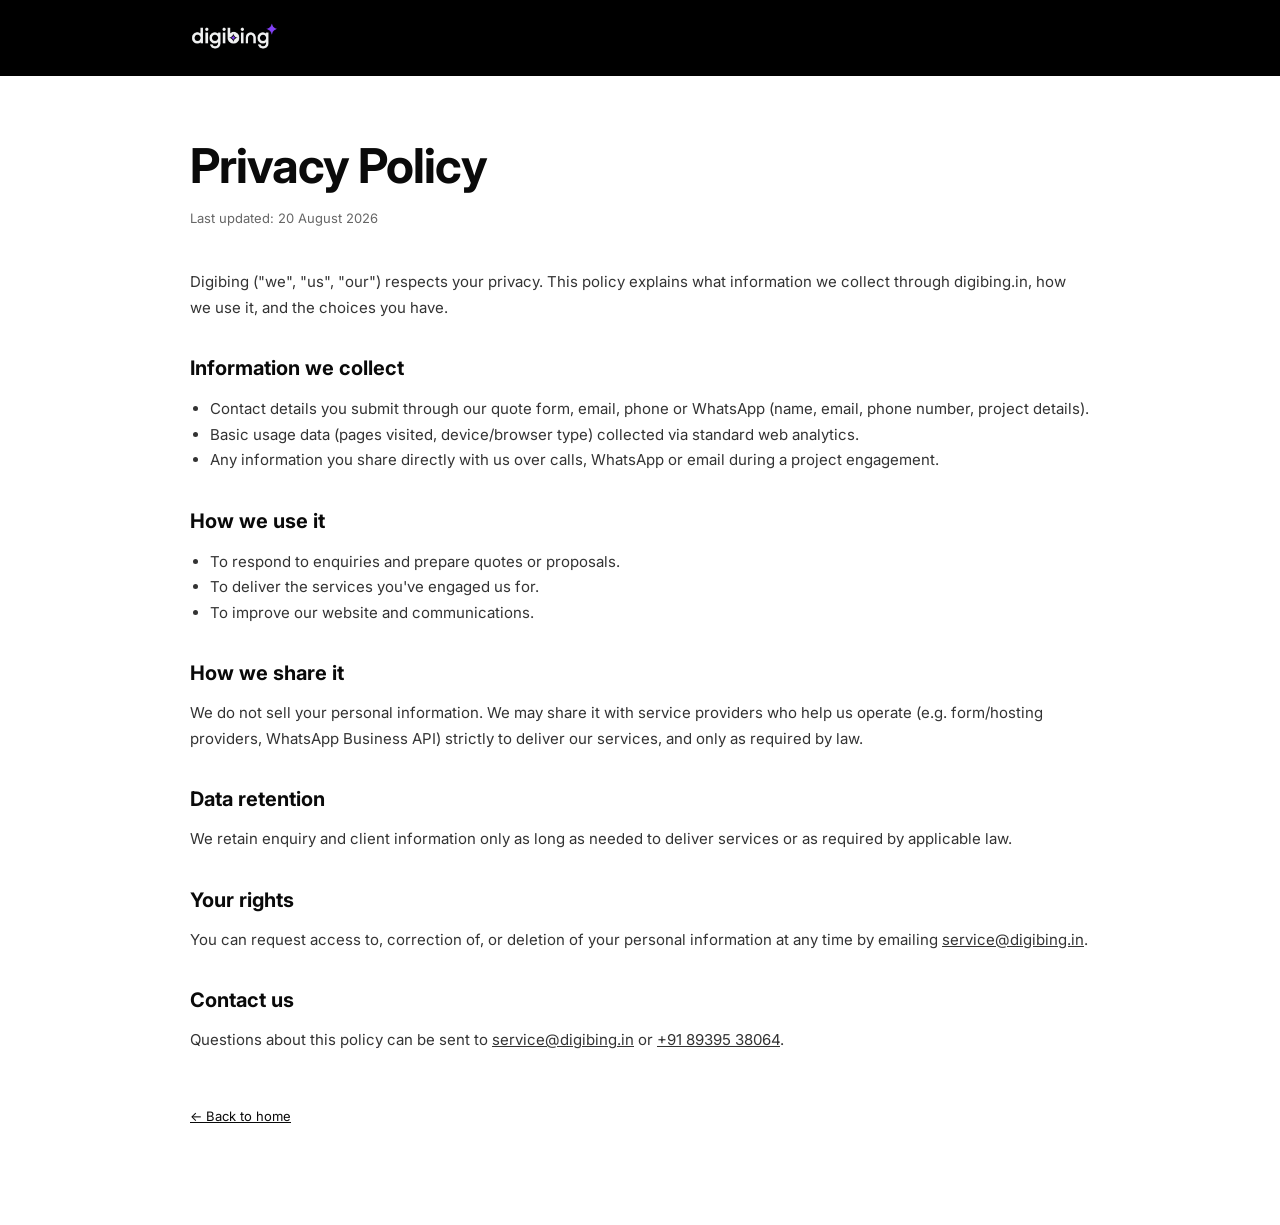
<file: privacy.html>
<!doctype html>
<html lang="en">
<head>
  <meta charset="UTF-8" /><meta name="viewport" content="width=device-width, initial-scale=1.0" />
  <title>Privacy Policy | Digibing</title>
  <meta name="robots" content="noindex" />
  <meta name="theme-color" content="#8240f4" />
  <link rel="icon" href="assets/favicon.ico" sizes="any" />
  <link rel="icon" type="image/png" sizes="32x32" href="assets/favicon-32.png" />
  <link rel="apple-touch-icon" href="assets/apple-touch-icon.png" />
  <link rel="preconnect" href="https://fonts.googleapis.com" /><link rel="preconnect" href="https://fonts.gstatic.com" crossorigin />
  <link href="https://fonts.googleapis.com/css2?family=Inter:wght@400;500;600;700;800&display=swap" rel="stylesheet" />
  <style>
    :root{--ink:#0a0a0a;--muted:#666}*{box-sizing:border-box}body{margin:0;background:#fff;font-family:Inter,-apple-system,BlinkMacSystemFont,Arial,sans-serif;color:var(--ink)}
    a{color:inherit}
    .top{background:#000;color:#fff}.nav{height:76px;display:flex;align-items:center;justify-content:space-between;width:min(900px,calc(100% - 48px));margin:auto}
    .brand img{height:28px}
    .wrap{width:min(900px,calc(100% - 48px));margin:60px auto 100px}
    h1{font-size:clamp(32px,5vw,48px);letter-spacing:-.02em;margin:0 0 12px}
    .updated{color:var(--muted);font-size:13px;margin:0 0 40px}
    h2{font-size:20px;margin:36px 0 10px}
    p,li{color:#333;line-height:1.7;font-size:15px}
    ul{padding-left:20px}
    .back{display:inline-block;margin-top:40px;font-size:13px;text-decoration:underline}
  </style>
</head>
<body>
  <header class="top"><div class="nav"><a class="brand" href="index.html"><img src="assets/logo-white.png" alt="Digibing" /></a></div></header>
  <main class="wrap">
    <h1>Privacy Policy</h1>
    <p class="updated">Last updated: 20 August 2026</p>

    <p>Digibing ("we", "us", "our") respects your privacy. This policy explains what information we collect through digibing.in, how we use it, and the choices you have.</p>

    <h2>Information we collect</h2>
    <ul>
      <li>Contact details you submit through our quote form, email, phone or WhatsApp (name, email, phone number, project details).</li>
      <li>Basic usage data (pages visited, device/browser type) collected via standard web analytics.</li>
      <li>Any information you share directly with us over calls, WhatsApp or email during a project engagement.</li>
    </ul>

    <h2>How we use it</h2>
    <ul>
      <li>To respond to enquiries and prepare quotes or proposals.</li>
      <li>To deliver the services you've engaged us for.</li>
      <li>To improve our website and communications.</li>
    </ul>

    <h2>How we share it</h2>
    <p>We do not sell your personal information. We may share it with service providers who help us operate (e.g. form/hosting providers, WhatsApp Business API) strictly to deliver our services, and only as required by law.</p>

    <h2>Data retention</h2>
    <p>We retain enquiry and client information only as long as needed to deliver services or as required by applicable law.</p>

    <h2>Your rights</h2>
    <p>You can request access to, correction of, or deletion of your personal information at any time by emailing <a href="mailto:service@digibing.in">service@digibing.in</a>.</p>

    <h2>Contact us</h2>
    <p>Questions about this policy can be sent to <a href="mailto:service@digibing.in">service@digibing.in</a> or <a href="tel:+918939538064">+91 89395 38064</a>.</p>

    <a class="back" href="index.html">&larr; Back to home</a>
  </main>
</body>
</html>
</file>
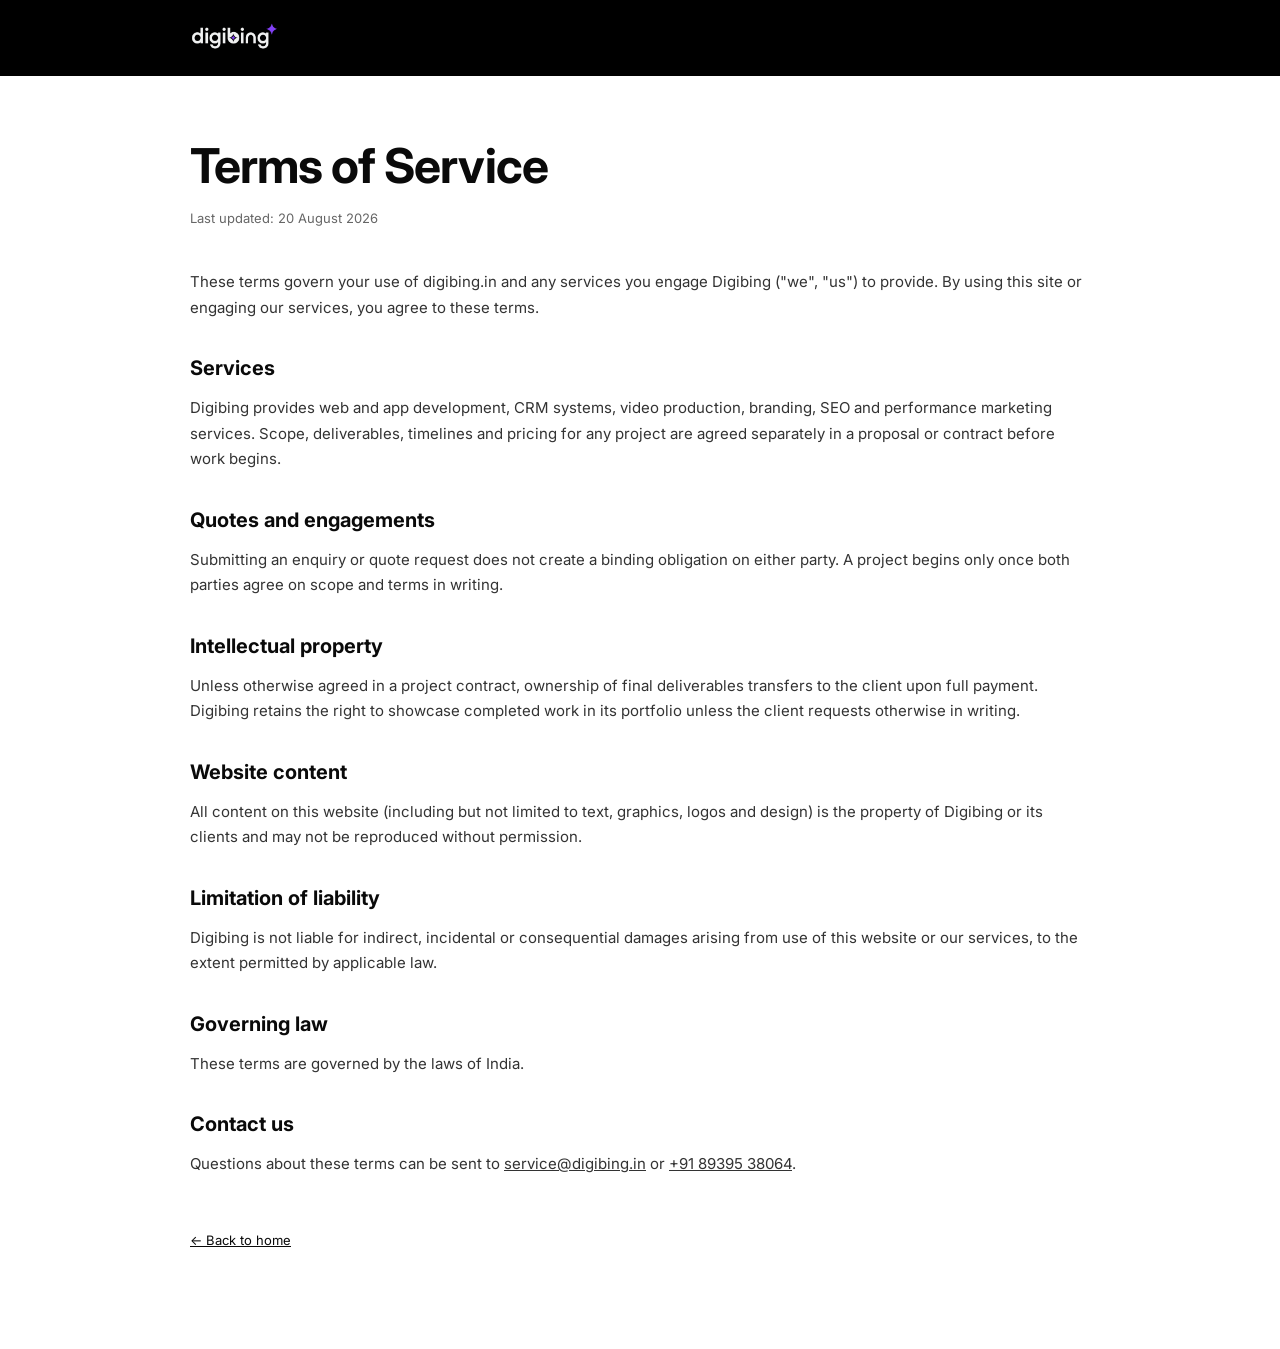
<file: terms.html>
<!doctype html>
<html lang="en">
<head>
  <meta charset="UTF-8" /><meta name="viewport" content="width=device-width, initial-scale=1.0" />
  <title>Terms of Service | Digibing</title>
  <meta name="robots" content="noindex" />
  <meta name="theme-color" content="#8240f4" />
  <link rel="icon" href="assets/favicon.ico" sizes="any" />
  <link rel="icon" type="image/png" sizes="32x32" href="assets/favicon-32.png" />
  <link rel="apple-touch-icon" href="assets/apple-touch-icon.png" />
  <link rel="preconnect" href="https://fonts.googleapis.com" /><link rel="preconnect" href="https://fonts.gstatic.com" crossorigin />
  <link href="https://fonts.googleapis.com/css2?family=Inter:wght@400;500;600;700;800&display=swap" rel="stylesheet" />
  <style>
    :root{--ink:#0a0a0a;--muted:#666}*{box-sizing:border-box}body{margin:0;background:#fff;font-family:Inter,-apple-system,BlinkMacSystemFont,Arial,sans-serif;color:var(--ink)}
    a{color:inherit}
    .top{background:#000;color:#fff}.nav{height:76px;display:flex;align-items:center;justify-content:space-between;width:min(900px,calc(100% - 48px));margin:auto}
    .brand img{height:28px}
    .wrap{width:min(900px,calc(100% - 48px));margin:60px auto 100px}
    h1{font-size:clamp(32px,5vw,48px);letter-spacing:-.02em;margin:0 0 12px}
    .updated{color:var(--muted);font-size:13px;margin:0 0 40px}
    h2{font-size:20px;margin:36px 0 10px}
    p,li{color:#333;line-height:1.7;font-size:15px}
    ul{padding-left:20px}
    .back{display:inline-block;margin-top:40px;font-size:13px;text-decoration:underline}
  </style>
</head>
<body>
  <header class="top"><div class="nav"><a class="brand" href="index.html"><img src="assets/logo-white.png" alt="Digibing" /></a></div></header>
  <main class="wrap">
    <h1>Terms of Service</h1>
    <p class="updated">Last updated: 20 August 2026</p>

    <p>These terms govern your use of digibing.in and any services you engage Digibing ("we", "us") to provide. By using this site or engaging our services, you agree to these terms.</p>

    <h2>Services</h2>
    <p>Digibing provides web and app development, CRM systems, video production, branding, SEO and performance marketing services. Scope, deliverables, timelines and pricing for any project are agreed separately in a proposal or contract before work begins.</p>

    <h2>Quotes and engagements</h2>
    <p>Submitting an enquiry or quote request does not create a binding obligation on either party. A project begins only once both parties agree on scope and terms in writing.</p>

    <h2>Intellectual property</h2>
    <p>Unless otherwise agreed in a project contract, ownership of final deliverables transfers to the client upon full payment. Digibing retains the right to showcase completed work in its portfolio unless the client requests otherwise in writing.</p>

    <h2>Website content</h2>
    <p>All content on this website (including but not limited to text, graphics, logos and design) is the property of Digibing or its clients and may not be reproduced without permission.</p>

    <h2>Limitation of liability</h2>
    <p>Digibing is not liable for indirect, incidental or consequential damages arising from use of this website or our services, to the extent permitted by applicable law.</p>

    <h2>Governing law</h2>
    <p>These terms are governed by the laws of India.</p>

    <h2>Contact us</h2>
    <p>Questions about these terms can be sent to <a href="mailto:service@digibing.in">service@digibing.in</a> or <a href="tel:+918939538064">+91 89395 38064</a>.</p>

    <a class="back" href="index.html">&larr; Back to home</a>
  </main>
</body>
</html>
</file>
